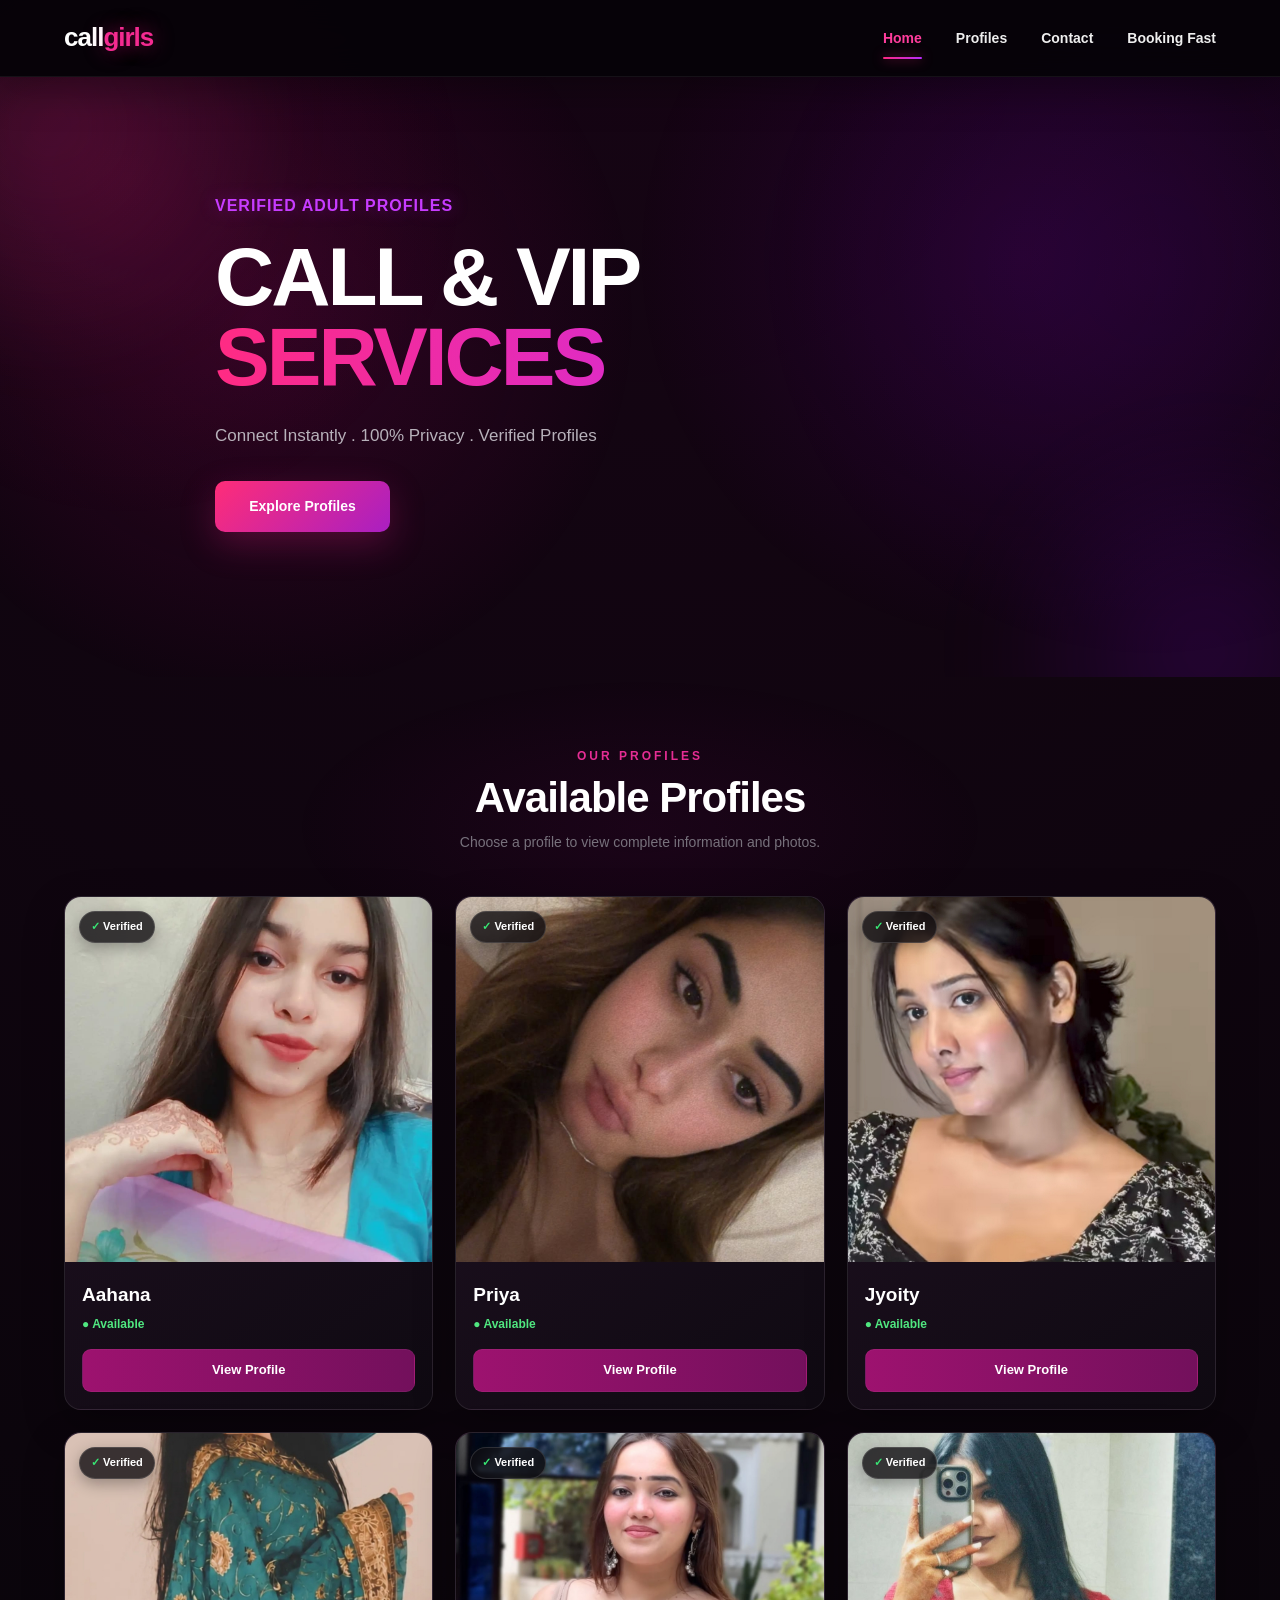
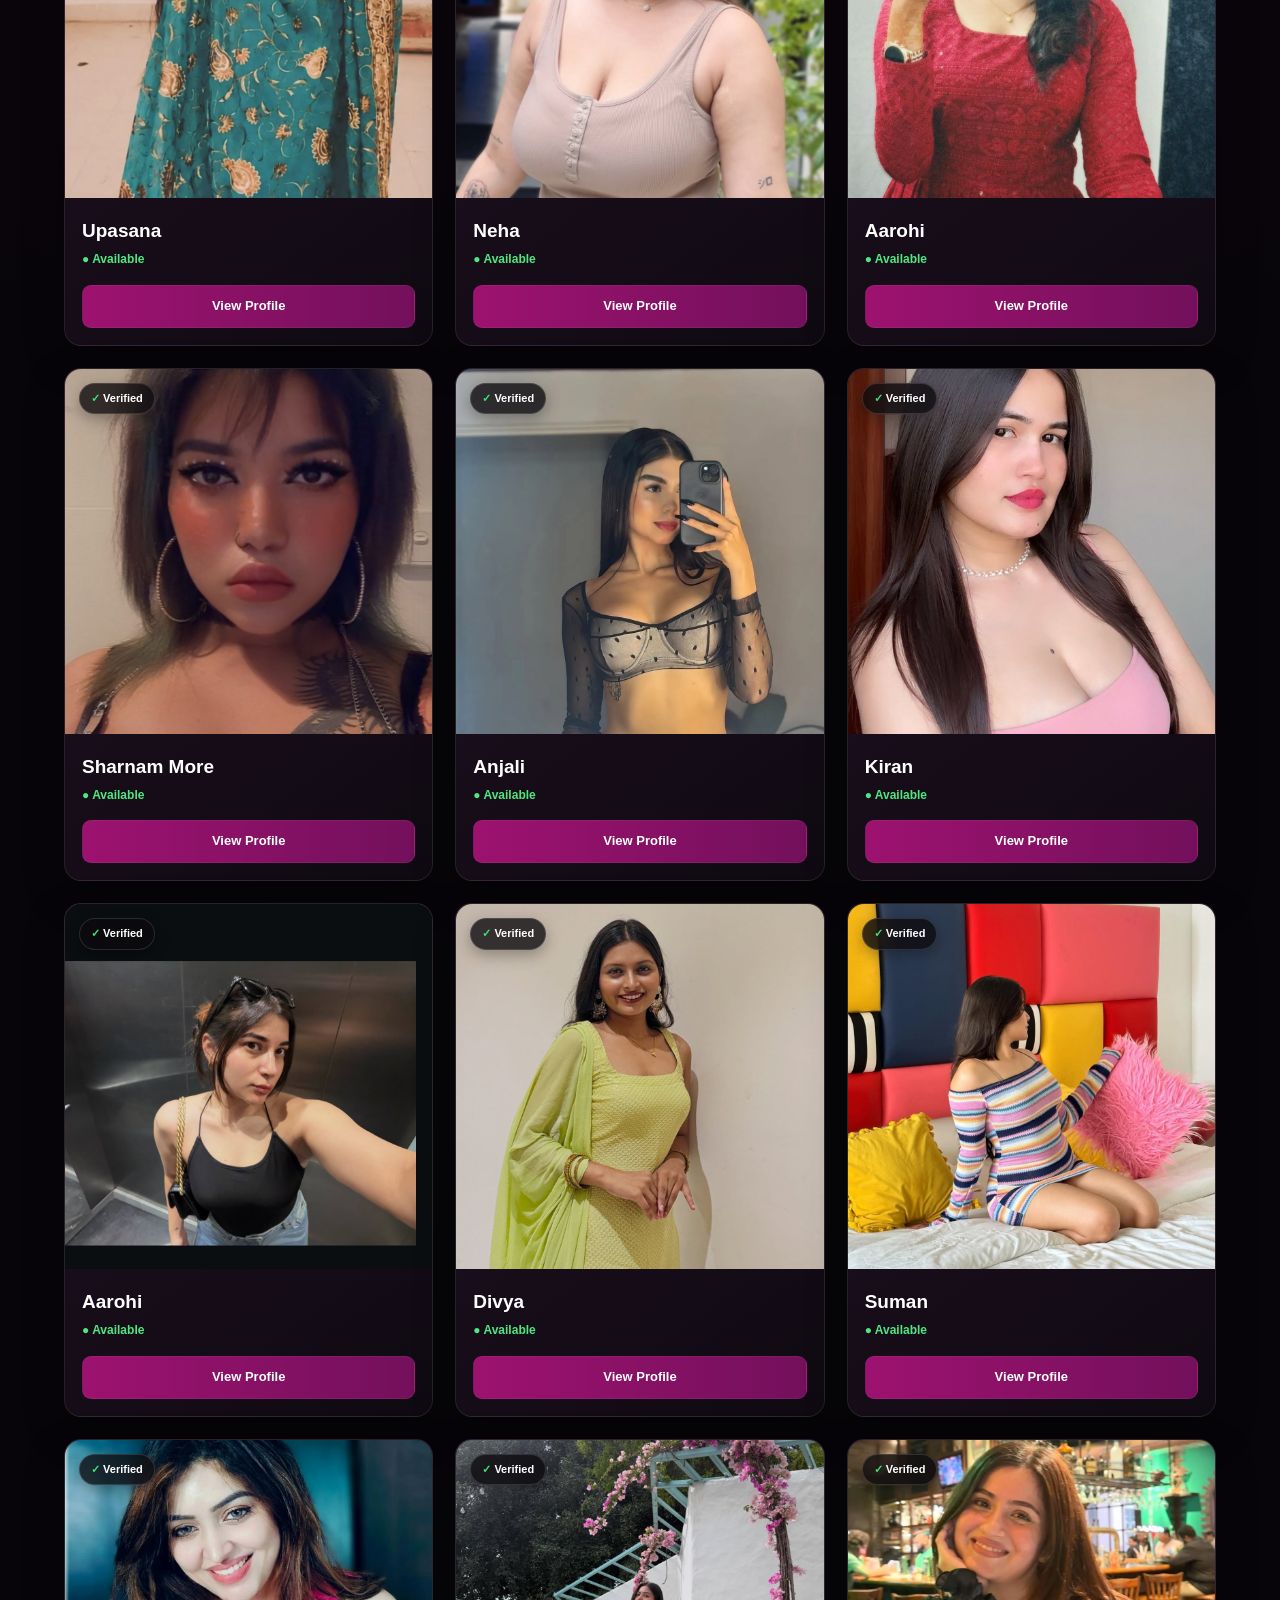
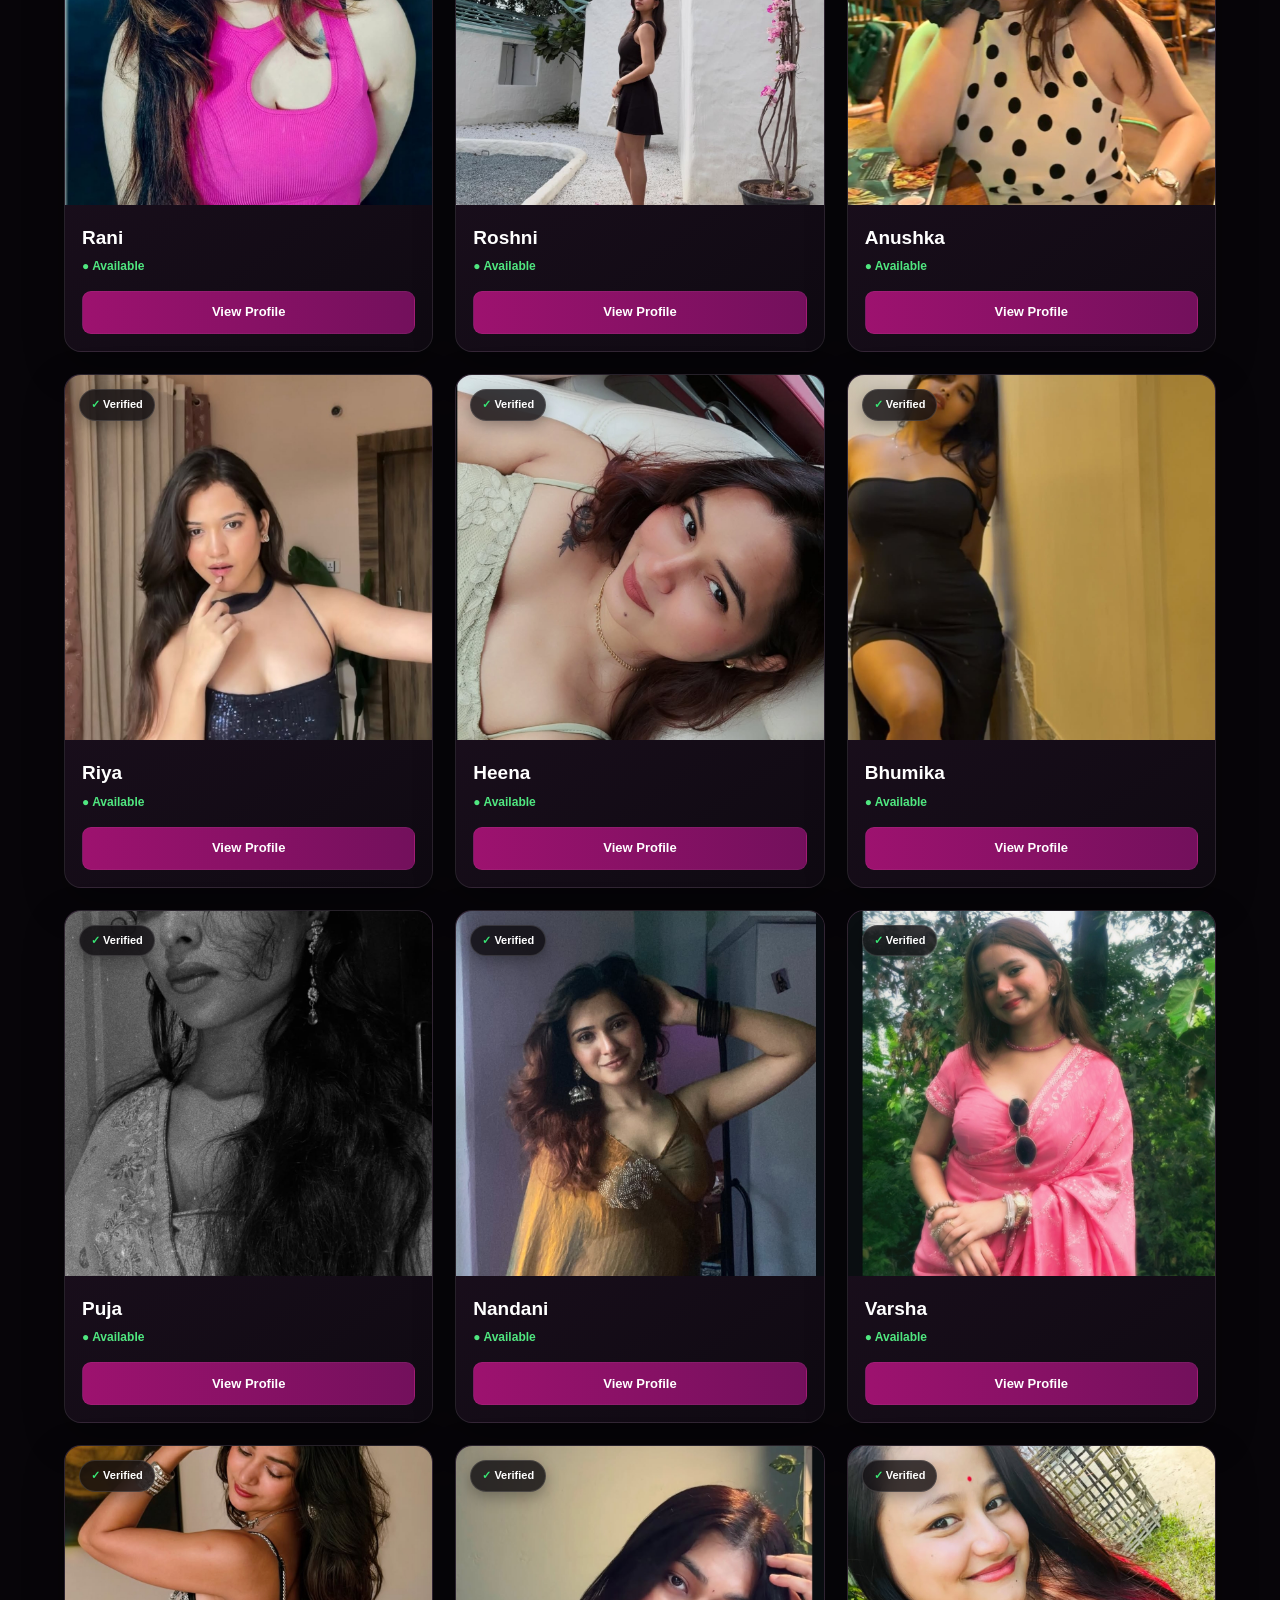
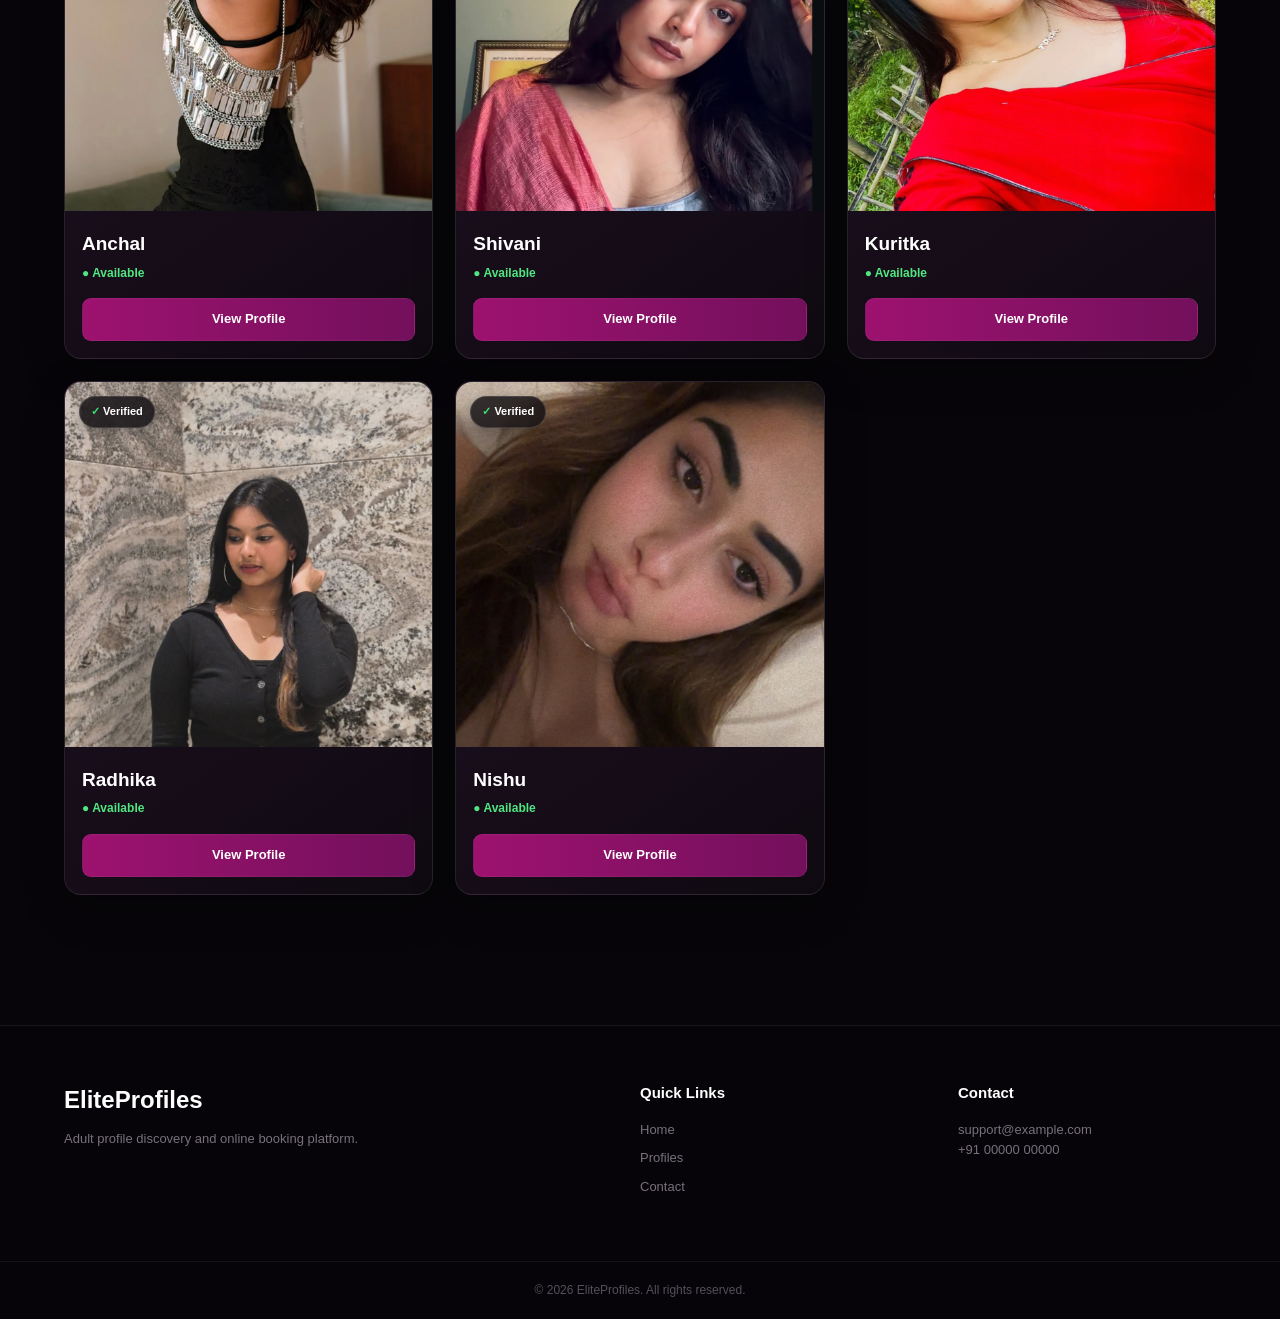
<file: index.html>
<!DOCTYPE html>
<html lang="en">

<head>
    <meta charset="UTF-8">

    <meta name="viewport" content="width=device-width, initial-scale=1.0">

    <meta name="description" content="Browse verified profiles and available booking options.">

    <title>near location call girls-booking</title>

    <!-- CSS -->
    <link rel="stylesheet" href="css/style.css">
    <link rel="stylesheet" href="css/style.css">
</head>

<body>

    <!-- ================= HEADER ================= -->

    <header class="header">

        <div class="container nav">

            <!-- LOGO -->

            <a href="index.html" class="logo">
                call<span>girls</span>
            </a>

            <!-- NAVIGATION -->

            <nav id="mainNav">

                <a href="index.html">
                    Home
                </a>

                <a href="#profiles">
                    Profiles
                </a>

                <a href="contact.html">
                    Contact
                </a>
                <a href="https://docs.google.com/forms/d/e/1FAIpQLSfVe1q5mJTsLUEpRzniIOCiScTZqVDYCrYS-Hu_U9S0NFKj3A/viewform">
                    Booking Fast
                </a>

            </nav>

            <!-- MOBILE MENU -->

            <button class="menu-btn" onclick="toggleMenu()" aria-label="Open navigation menu">
                ☰
            </button>

        </div>

    </header>


    <!-- ================= MAIN ================= -->

    <main>

        <!-- ================= HERO ================= -->

        <section class="hero">

            <div class="container hero-content">

                <p class="hero-label">
                    VERIFIED ADULT PROFILES
                </p>

                <h1>
                CALL & VIP
                    <span>SERVICES</span>
                </h1>

                <p class="hero-description">
                    Connect Instantly  . 100% Privacy  . Verified Profiles
                </p>

                <a href="#profiles" class="hero-button">
                    Explore Profiles
                </a>

            </div>

        </section>


        <!-- ================= PROFILES ================= -->

        <section class="profiles-section" id="profiles">

            <div class="container">

                <!-- SECTION TITLE -->

                <div class="section-title">

                    <p>
                        OUR PROFILES
                    </p>

                    <h2>
                        Available Profiles
                    </h2>

                    <span>
                        Choose a profile to view complete
                        information and photos.
                    </span>

                </div>


                


                <!-- PROFILE GRID -->

                <div class="profile-grid" id="profileGrid">

                    <!-- PROFILE 1 -->

                    <article class="profile-card" data-name="Aahana">

                        <div class="profile-image">

                            <img src="images/profile1/aanayana_02.jpeg" alt="Aarohi profile" loading="lazy">

                            <span class="verified-badge">
                                ✓ Verified
                            </span>

                        </div>


                        <div class="profile-card-content">

                            <h3>
                                Aahana
                            </h3>

                        

                            <p class="profile-card-status">
                                ● Available
                            </p>

                            <a href="profile.html?id=1" class="view-profile-btn">
                                View Profile
                            </a>

                        </div>

                    </article>


                    <!-- PROFILE 2 -->
                    <article class="profile-card" data-name="Priya" >

                        <div class="profile-image">

                            <img src="images/profile26/image_ (24).jpg" alt="Priya profile" loading="lazy">

                            <span class="verified-badge">
                                ✓ Verified
                            </span>

                        </div>


                        <div class="profile-card-content">

                            <h3>
                                Priya
                            </h3>

                        

                            <p class="profile-card-status">
                                ● Available
                            </p>

                            <a href="profile.html?id=2" class="view-profile-btn">
                                View Profile
                            </a>

                        </div>

                    </article>
                

                    <!-- PROFILE 3 -->
                    
                    <article class="profile-card" data-name="Jyoity" >

                        <div class="profile-image">

                            <img src="images/profile3/image_01.jpg" alt="Jyoity profile" loading="lazy">

                            <span class="verified-badge">
                                ✓ Verified
                            </span>

                        </div>


                        <div class="profile-card-content">

                            <h3>
                                Jyoity
                            </h3>

                            

                            <p class="profile-card-status">
                                ● Available
                            </p>

                            <a href="profile.html?id=3" class="view-profile-btn">
                                View Profile 
                            </a>

                        </div>

                    </article>

                    
                    
                    <!-- PROFILE 4 -->
                    
                    <article class="profile-card" data-name="Upasana" >
                        
                        <div class="profile-image">
                            
                            <img src="images/profile4/image_02.jpg" alt="Upasana profile" loading="lazy">
                            
                            <span class="verified-badge">
                                ✓ Verified
                            </span>
                            
                        </div>
                        
                        
                        <div class="profile-card-content">
                            
                            <h3>
                                Upasana
                            </h3>

                            
                            
                            <p class="profile-card-status">
                                ● Available
                            </p>
                            
                            <a href="profile.html?id=4" class="view-profile-btn">
                                View Profile
                            </a>

                        </div>

                    </article>

                        

                    <!-- PROFILE 5 -->
                    
                    <article class="profile-card" data-name="Neha" >

                        <div class="profile-image">

                            <img src="images/profile5/image_04.jpg" alt="Neha profile" loading="lazy">

                            <span class="verified-badge">
                                ✓ Verified
                            </span>

                        </div>


                        <div class="profile-card-content">

                            <h3>
                                Neha
                            </h3>

                        

                            <p class="profile-card-status">
                                ● Available
                            </p>

                            <a href="profile.html?id=5" class="view-profile-btn">
                                View Profile
                            </a>

                        </div>

                    </article>
                    <!-- PROFILE 6 -->
                    
                     <article class="profile-card" data-name="Aarohi" >

                        <div class="profile-image">

                            <img src="images/profile6/image_04.jpg" alt="Aarohi profile" loading="lazy">

                            <span class="verified-badge">
                                ✓ Verified
                            </span>

                        </div>


                        <div class="profile-card-content">

                            <h3>
                                Aarohi
                            </h3>

                        

                            <p class="profile-card-status">
                                ● Available
                            </p>

                            <a href="profile.html?id=6" class="view-profile-btn">
                                View Profile
                            </a>

                        </div>

                    </article>
                    <!-- PROFILE 7 -->
                
                     <article class="profile-card" data-name="Sharnam More" >

                        <div class="profile-image">

                            <img src="images/profile7/image_01.jpg" alt="Sharnam More profile" loading="lazy">

                            <span class="verified-badge">
                                ✓ Verified
                            </span>

                        </div>


                        <div class="profile-card-content">

                            <h3>
                                Sharnam More
                            </h3>

                        

                            <p class="profile-card-status">
                                ● Available
                            </p>

                            <a href="profile.html?id=7" class="view-profile-btn">
                                View Profile
                            </a>

                        </div>

                    </article> 
                    <!-- PROFILE 8 -->
                    
                    <article class="profile-card" data-name="Anjali" >
                        
                        <div class="profile-image">

                            <img src="images/profile8/image_01.jpg" alt="Anjali profile" loading="lazy">

                            <span class="verified-badge">
                                ✓ Verified
                            </span>

                        </div>


                        <div class="profile-card-content">

                            <h3>
                                Anjali
                            </h3>

                            

                            <p class="profile-card-status">
                                ● Available
                            </p>

                            <a href="profile.html?id=8" class="view-profile-btn">
                                View Profile
                            </a>

                        </div>

                    </article>
                    <!-- PROFILE 9 -->
                    
                    <article class="profile-card" data-name="Kiran">

                        <div class="profile-image">

                            <img src="images/profile9/image_(80).jpg" alt="Kiran profile" loading="lazy">

                            <span class="verified-badge">
                                ✓ Verified
                            </span>

                        </div>


                        <div class="profile-card-content">

                            <h3>
                                Kiran
                            </h3>

                        

                            <p class="profile-card-status">
                                ● Available
                            </p>

                            <a href="profile.html?id=9" class="view-profile-btn">
                                View Profile
                            </a>

                        </div>

                    </article> 
                    
                    <!-- PROFILE 10 -->
                     
                     <article class="profile-card" data-name="Aarohi" >

                        <div class="profile-image">

                            <img src="images/profile10/image_01.jpg" alt="Aarohi profile" loading="lazy">

                            <span class="verified-badge">
                                ✓ Verified
                            </span>

                        </div>


                        <div class="profile-card-content">

                            <h3>
                                Aarohi
                            </h3>

                    

                            <p class="profile-card-status">
                                ● Available
                            </p>

                            <a href="profile.html?id=10" class="view-profile-btn">
                                View Profile
                            </a>

                        </div>

                    </article>
                    
                    <!-- PROFILE 11-->
                    
                     <article class="profile-card" data-name="Divya" >

                        <div class="profile-image">

                            <img src="images/profile11/image_(44).jpg" alt="Divya profile" loading="lazy">

                            <span class="verified-badge">
                                ✓ Verified
                            </span>

                        </div>


                        <div class="profile-card-content">

                            <h3>
                                Divya
                            </h3>

                        

                            <p class="profile-card-status">
                                ● Available
                            </p>

                            <a href="profile.html?id=11" class="view-profile-btn">
                                View Profile
                            </a>

                        </div>

                    </article>
                
                    <!-- PROFILE 12-->
                    
                    <article class="profile-card" data-name="Suman" >

                        <div class="profile-image">

                            <img src="images/profile12/image_(48).jpg" alt="Suman profile" loading="lazy">

                            <span class="verified-badge">
                                ✓ Verified
                            </span>

                        </div>


                        <div class="profile-card-content">

                            <h3>
                                Suman
                            </h3>

                        

                            <p class="profile-card-status">
                                ● Available
                            </p>

                            <a href="profile.html?id=12" class="view-profile-btn">
                                View Profile
                            </a>

                        </div>

                    </article>
                    <!-- PROFILE 13-->
                        
                    
                     <article class="profile-card" data-name="Rani" >

                        <div class="profile-image">

                            <img src="images/profile13/image_(52).jpg" alt="Rani profile" loading="lazy">

                            <span class="verified-badge">
                                ✓ Verified
                            </span>

                        </div>


                        <div class="profile-card-content">

                            <h3>
                                Rani
                            </h3>

                            

                            <p class="profile-card-status">
                                ● Available
                            </p>

                            <a href="profile.html?id=13" class="view-profile-btn">
                                View Profile
                            </a>

                        </div>

                    </article> 
                    <!-- PROFILE 14-->
                      
                    
                     <article class="profile-card" data-name="Roshni" >

                        <div class="profile-image">

                            <img src="images/profile14/image_(59).jpg" alt="Roshni profile" loading="lazy">

                            <span class="verified-badge">
                                ✓ Verified
                            </span>

                        </div>


                        <div class="profile-card-content">

                            <h3>
                                Roshni
                            </h3>

                            

                            <p class="profile-card-status">
                                ● Available
                            </p>

                            <a href="profile.html?id=14" class="view-profile-btn">
                                View Profile
                            </a>

                        </div>

                    </article> 
                    <!-- PROFILE 15 -->
                    
                    <article class="profile-card" data-name="Anushka" >

                        <div class="profile-image">

                            <img src="images/profile15/image_(61).jpg" alt="Anushka profile" loading="lazy">

                            <span class="verified-badge">
                                ✓ Verified
                            </span>

                        </div>


                        <div class="profile-card-content">

                            <h3>
                                Anushka
                            </h3>

                            

                            <p class="profile-card-status">
                                ● Available
                            </p>

                            <a href="profile.html?id=15" class="view-profile-btn">
                                View Profile
                            </a>

                        </div>

                    </article> 
                    <!-- PROFILE 16 -->
                
                    <article class="profile-card" data-name="Riya" >

                        <div class="profile-image">

                            <img src="images/profile16/image_(66).jpg" alt="Riya profile" loading="lazy">

                            <span class="verified-badge">
                                ✓ Verified
                            </span>

                        </div>


                        <div class="profile-card-content">

                            <h3>
                                Riya
                            </h3>

                            

                            <p class="profile-card-status">
                                ● Available
                            </p>

                            <a href="profile.html?id=16" class="view-profile-btn">
                                View Profile
                            </a>

                        </div>

                    </article>
                    <!-- PROFILE 17 -->
                
                     <article class="profile-card" data-name="Heena" >

                        <div class="profile-image">

                            <img src="images/profile17/image_(71).jpg" alt="Heena profile" loading="lazy">

                            <span class="verified-badge">
                                ✓ Verified
                            </span>

                        </div>


                        <div class="profile-card-content">

                            <h3>
                                Heena
                            </h3>

                            

                            <p class="profile-card-status">
                                ● Available
                            </p>

                            <a href="profile.html?id=17" class="view-profile-btn">
                                View Profile
                            </a>

                        </div>

                    </article>
                    <!-- PROFILE 18 -->
                    
                     <article class="profile-card" data-name="Bhumika">

                        <div class="profile-image">

                            <img src="images/profile18/image_(74).jpg" alt="Bhumika profile" loading="lazy">

                            <span class="verified-badge">
                                ✓ Verified
                            </span>

                        </div>


                        <div class="profile-card-content">

                            <h3>
                                Bhumika
                            </h3>

                            

                            <p class="profile-card-status">
                                ● Available
                            </p>

                            <a href="profile.html?id=18" class="view-profile-btn">
                                View Profile
                            </a>

                        </div>

                    </article> 
                    <!-- PROFILE 19 -->
                    
                     <article class="profile-card" data-name="Puja" >

                        <div class="profile-image">

                            <img src="images/profile19/image_ (31).jpg" alt="Puja profile" loading="lazy">

                            <span class="verified-badge">
                                ✓ Verified
                            </span>

                        </div>


                        <div class="profile-card-content">

                            <h3>
                                Puja
                            </h3>

                        

                            <p class="profile-card-status">
                                ● Available
                            </p>

                            <a href="profile.html?id=19" class="view-profile-btn">
                                View Profile
                            </a>

                        </div>

                    </article> 
                    <!-- PROFILE 20 -->
                    
                    <article class="profile-card" data-name="Nandani" >

                        <div class="profile-image">

                            <img src="images/profile20/image_ (6).jpg" alt="Nandani profile" loading="lazy">

                            <span class="verified-badge">
                                ✓ Verified
                            </span>

                        </div>


                        <div class="profile-card-content">

                            <h3>
                                Nandani
                            </h3>

                            

                            <p class="profile-card-status">
                                ● Available
                            </p>

                            <a href="profile.html?id=20" class="view-profile-btn">
                                View Profile
                            </a>

                        </div>

                    </article>
                    <!-- PROFILE 21 -->
                    
                    <article class="profile-card" data-name="Varsha" >

                        <div class="profile-image">

                            <img src="images/profile21/image_ (4).jpg" alt="Varsha profile" loading="lazy">

                            <span class="verified-badge">
                                ✓ Verified
                            </span>

                        </div>


                        <div class="profile-card-content">

                            <h3>
                                Varsha
                            </h3>

                            

                            <p class="profile-card-status">
                                ● Available
                            </p>

                            <a href="profile.html?id=21" class="view-profile-btn">
                                View Profile
                            </a>

                        </div>

                    </article> 
                    <!-- complete -->
                    <!-- PROFILE 22 -->
                    
                     <article class="profile-card" data-name="Anchal" >

                        <div class="profile-image">

                            <img src="images/profile22/image_ (28).jpg" alt="Anchal profile" loading="lazy">

                            <span class="verified-badge">
                                ✓ Verified
                            </span>

                        </div>


                        <div class="profile-card-content">

                            <h3>
                                Anchal
                            </h3>

                            

                            <p class="profile-card-status">
                                ● Available
                            </p>

                            <a href="profile.html?id=22" class="view-profile-btn">
                                View Profile
                            </a>

                        </div>

                    </article> 
                    <!-- PROFILE 23 -->
                    
                    <article class="profile-card" data-name="Shivani" >

                        <div class="profile-image">

                            <img src="images/profile23/image_ (11).jpg" alt="Shivani profile" loading="lazy">

                            <span class="verified-badge">
                                ✓ Verified
                            </span>

                        </div>


                        <div class="profile-card-content">

                            <h3>
                                Shivani
                            </h3>

                        

                            <p class="profile-card-status">
                                ● Available
                            </p>

                            <a href="profile.html?id=23" class="view-profile-btn">
                                View Profile
                            </a>

                        </div>

                    </article> 
                    <!-- PROFILE 24 -->
                
                     <article class="profile-card" data-name="Kuritka" >

                        <div class="profile-image">

                            <img src="images/profile24/image_ (15).jpg" alt="Kuritka profile" loading="lazy">

                            <span class="verified-badge">
                                ✓ Verified
                            </span>

                        </div>


                        <div class="profile-card-content">

                            <h3>
                                Kuritka
                            </h3>

                            

                            <p class="profile-card-status">
                                ● Available
                            </p>

                            <a href="profile.html?id=24" class="view-profile-btn">
                                View Profile
                            </a>

                        </div>

                    </article> 
                    <!-- PROFILE 25 -->
                    
                     <article class="profile-card" data-name="Radhika" >

                        <div class="profile-image">

                            <img src="images/profile25/image_ (18).jpg" alt="Radhika profile" loading="lazy">

                            <span class="verified-badge">
                                ✓ Verified
                            </span>

                        </div>


                        <div class="profile-card-content">

                            <h3>
                                Radhika
                            </h3>

                        

                            <p class="profile-card-status">
                                ● Available
                            </p>

                            <a href="profile.html?id=25" class="view-profile-btn">
                                View Profile
                            </a>

                        </div>

                    </article>
                    <!-- PROFILE 26 -->
                    
                     <article class="profile-card" data-name="Nishu" >

                        <div class="profile-image">

                            <img src="images/profile26/image_ (24).jpg" alt="Nishu profile" loading="lazy">

                            <span class="verified-badge">
                                ✓ Verified
                            </span>

                        </div>


                        <div class="profile-card-content">

                            <h3>
                                Nishu
                            </h3>

                            

                            <p class="profile-card-status">
                                ● Available
                            </p>

                            <a href="profile.html?id=26" class="view-profile-btn">
                                View Profile
                            </a>

                        </div>

                    </article> 
                        <!-- COMPLETE  PROFILE  -->
                </div>


                <!-- NO RESULTS -->

                <p id="noResults" class="no-results" style="display: none;">
                    No profiles found.
                </p>

            </div>

        </section>

    </main>


    <!-- ================= FOOTER ================= -->

    <footer class="footer">

        <div class="container footer-content">

            <!-- BRAND -->

            <div>

                <h3>
                    EliteProfiles
                </h3>

                <p>
                    Adult profile discovery and
                    online booking platform.
                </p>

            </div>


            <!-- LINKS -->

            <div>

                <h4>
                    Quick Links
                </h4>

                <a href="index.html">
                    Home
                </a>

                <a href="#profiles">
                    Profiles
                </a>

                <a href="contact.html">
                    Contact
                </a>

            </div>


            <!-- CONTACT -->

            <div>

                <h4>
                    Contact
                </h4>

                <p>
                    support@example.com
                </p>

                <p>
                    +91 00000 00000
                </p>

            </div>

        </div>


        <div class="copyright">

            © 2026 EliteProfiles.
            All rights reserved.

        </div>

    </footer>
    <!-- google from"https://forms.gle/HxbjZYcY5Hm4qiHx6" -->


    <!-- ================= JAVASCRIPT ================= -->

    <script src="js/app.js"></script>

</body>

</html>
</file>
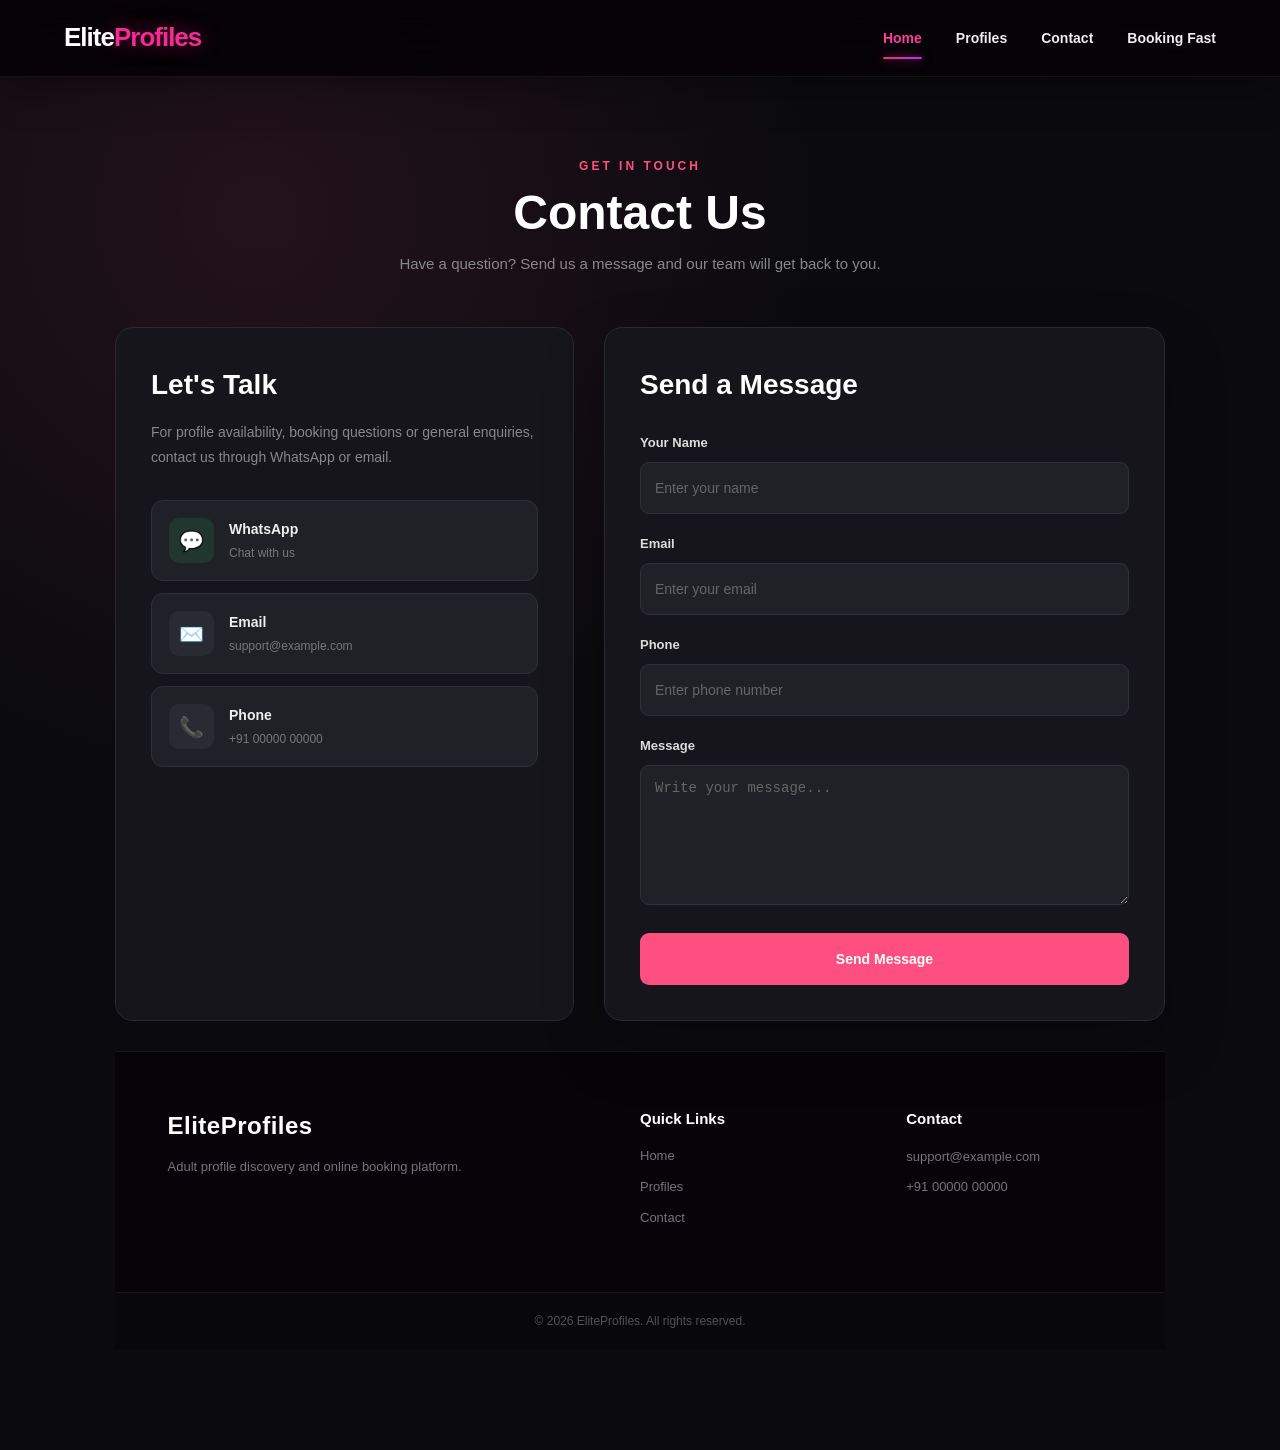
<file: contact.html>
<!doctype html>
<html lang="en">

<head>
  <meta charset="UTF-8" />

  <meta name="viewport" content="width=device-width, initial-scale=1.0" />

  <title>Contact Us | EliteProfiles</title>

  <link rel="stylesheet" href="css/contact.css" />
  <link rel="stylesheet" href="css/style.css" />
</head>

<body>
  <!-- ================= HEADER ================= -->

  <header class="header">

    <div class="container nav">

      <a href="index.html" class="logo">
        Elite<span>Profiles</span>
      </a>

      <nav>
        <a href="index.html">Home</a>
        <a href="index.html#profile">Profiles</a>
        <a href="#footer">Contact</a>
        <a href="https://docs.google.com/forms/d/e/1FAIpQLSfVe1q5mJTsLUEpRzniIOCiScTZqVDYCrYS-Hu_U9S0NFKj3A/viewform">
          Booking Fast
        </a>
      </nav>

      <!-- <button class="menu-btn" onclick="toggleMenu()">
        ☰
      </button> -->

    </div>

  </header>

  <!-- ================= CONTACT PAGE ================= -->

  <main class="contact-page">
    <div class="container contact-container">
      <!-- HEADING -->

      <div class="contact-heading">
        <p>GET IN TOUCH</p>

        <h1>Contact Us</h1>

        <span>
          Have a question? Send us a message and our team will get back to
          you.
        </span>
      </div>

      <!-- ================= CONTACT GRID ================= -->

      <div class="contact-grid">
        <!-- LEFT SIDE -->

        <div class="contact-info">
          <h2>Let's Talk</h2>

          <p>
            For profile availability, booking questions or general enquiries,
            contact us through WhatsApp or email.
          </p>

          <!-- WHATSAPP -->

          <a href="https://wa.me/910000000000" target="_blank" class="contact-item whatsapp-contact">
            <div class="contact-icon">💬</div>

            <div>
              <strong> WhatsApp </strong>

              <span> Chat with us </span>
            </div>
          </a>

          <!-- EMAIL -->

          <a href="mailto:support@example.com" class="contact-item">
            <div class="contact-icon">✉️</div>

            <div>
              <strong> Email </strong>

              <span> support@example.com </span>
            </div>
          </a>

          <!-- PHONE -->

          <a href="tel:+910000000000" class="contact-item">
            <div class="contact-icon">📞</div>

            <div>
              <strong> Phone </strong>

              <span> +91 00000 00000 </span>
            </div>
          </a>
        </div>

        <!-- RIGHT SIDE -->

        <div class="contact-form-card">
          <h2>Send a Message</h2>

          <form id="contactForm" onsubmit="submitContact(event)">
            <!-- NAME -->

            <div class="contact-form-group">
              <label for="contactName"> Your Name </label>

              <input type="text" id="contactName" placeholder="Enter your name" required />
            </div>

            <!-- EMAIL -->

            <div class="contact-form-group">
              <label for="contactEmail"> Email </label>

              <input type="email" id="contactEmail" placeholder="Enter your email" required />
            </div>

            <!-- PHONE -->

            <div class="contact-form-group">
              <label for="contactPhone"> Phone </label>

              <input type="tel" id="contactPhone" placeholder="Enter phone number" pattern="[0-9]{10}" maxlength="10"
                required />
            </div>

            <!-- MESSAGE -->

            <div class="contact-form-group">
              <label for="contactMessage"> Message </label>

              <textarea id="contactMessage" rows="6" placeholder="Write your message..." required></textarea>
            </div>

            <!-- BUTTON -->

            <button type="submit" class="contact-submit">Send Message</button>

            <!-- SUCCESS -->

            <div id="contactSuccess" class="contact-success"></div>
          </form>
        </div>
      </div>
      <!-- ================= FOOTER ================= -->

      <footer class="footer">
        <div class="container footer-content">
          <div>
            <h3>EliteProfiles</h3>

            <p>Adult profile discovery and online booking platform.</p>
          </div>

          <div>
            <h4>Quick Links</h4>

            <a href="../index.html"> Home </a>

            <a href="../index.html#profiles"> Profiles </a>

            <a href="contact.html"> Contact </a>
          </div>

          <div>
            <h4>Contact</h4>

            <p>support@example.com</p>

            <p>+91 00000 00000</p>
          </div>
        </div>

        <div class="copyright">
          © 2026 EliteProfiles. All rights reserved.
        </div>
      </footer>
    </div>
  </main>

  <!-- ================= JAVASCRIPT ================= -->

  <script src="js/app.js"></script>

  <script>
    function submitContact(event) {
      event.preventDefault();

      const name = document.getElementById("contactName").value.trim();

      const message = document.getElementById("contactMessage").value.trim();

      const success = document.getElementById("contactSuccess");

      if (!name || !message) {
        return;
      }

      success.textContent = `Thank you ${name}! Your message has been received.`;

      success.classList.add("show");

      document.getElementById("contactForm").reset();
    }
  </script>
</body>

</html>
</file>
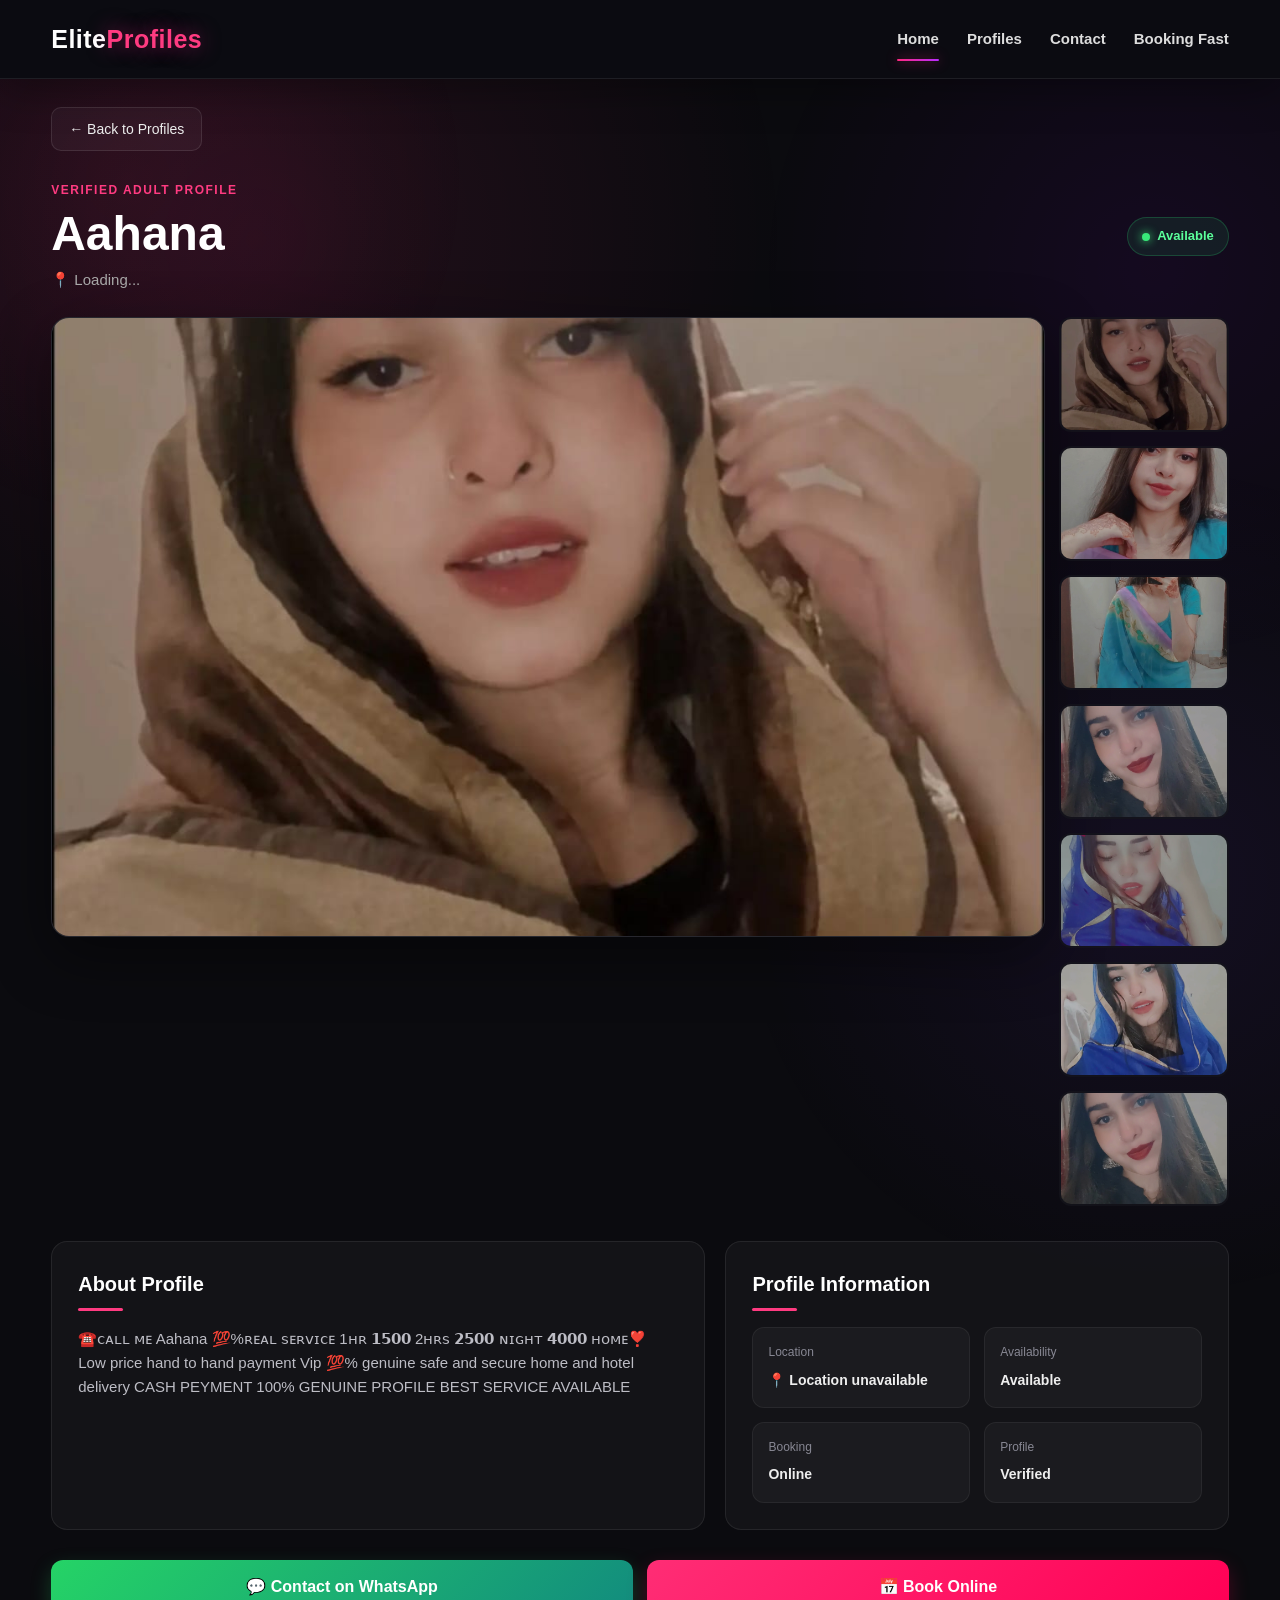
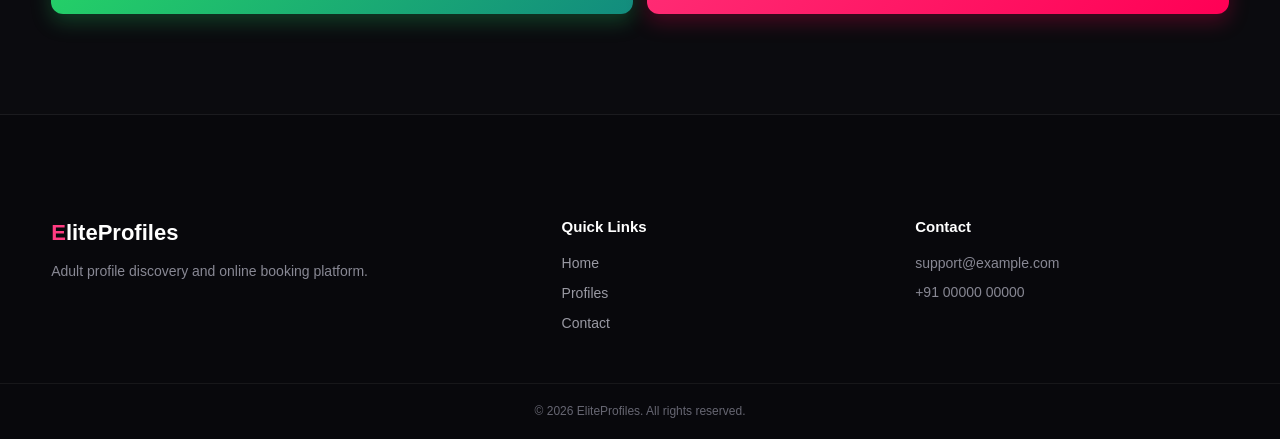
<file: profile.html>
<!DOCTYPE html>
<html lang="en">

<head>

    <meta charset="UTF-8">

    <meta name="viewport" content="width=device-width, initial-scale=1.0">

    <meta name="description" content="View profile photos, information and booking options.">

    <title>Profile | EliteProfiles</title>

    <!-- ================= CSS ================= -->

    <link rel="stylesheet" href="css/style.css">

    <link rel="stylesheet" href="css/profile.css">

</head>


<body>


    <!-- =====================================================
         HEADER
    ====================================================== -->

    <header class="header">

        <div class="container nav">


            <!-- LOGO -->

            <a href="index.html" class="logo">
                Elite<span>Profiles</span>
            </a>


            <!-- NAVIGATION -->

            <nav id="mainNav">

                <a href="index.html">
                    Home
                </a>

                <a href="index.html#profiles">
                    Profiles
                </a>

                <a href="contact.html">
                    Contact
                </a>
                <a
                    href="https://docs.google.com/forms/d/e/1FAIpQLSfVe1q5mJTsLUEpRzniIOCiScTZqVDYCrYS-Hu_U9S0NFKj3A/viewform">
                    Booking Fast
                </a>

            </nav>


            <!-- MOBILE MENU -->

            <button class="menu-btn" onclick="toggleMenu()" aria-label="Open navigation menu">
                ☰
            </button>

        </div>

    </header>



    <!-- =====================================================
         MAIN
    ====================================================== -->

    <main class="profile-page">


        <!-- ================= BACK BUTTON ================= -->

        <div class="container">

            <a href="index.html#profiles" class="back-button">
                ← Back to Profiles
            </a>

        </div>



        <!-- =================================================
             PROFILE DETAILS
        ================================================== -->

        <section class="profile-details">

            <div class="container">


                <!-- ================= PROFILE TITLE ================= -->

                <div class="profile-title">

                    <div>

                        <p class="profile-label">
                            VERIFIED ADULT PROFILE
                        </p>

                        <h1 id="profileName">
                            Loading...
                        </h1>

                        <p class="profile-location" id="profileLocation">
                            📍 Loading...
                        </p>

                    </div>


                    <!-- STATUS -->

                    <span class="status">
                        Available
                    </span>

                </div>



                <!-- =================================================
                     PHOTO GALLERY
                ================================================== -->

                <div class="gallery-container">


                    <!-- ================= MAIN PHOTO ================= -->

                    <div class="main-photo">

                        <img id="mainPhoto" src="" , alt="Profile photo" referrerpolicy="no-referrer">

                    </div>



                    <!-- ================= THUMBNAILS ================= -->

                    <div class="side-photos" id="sidePhotos">

                        <!-- JavaScript will add thumbnails here -->

                    </div>

                </div>



                <!-- =================================================
                     PROFILE CONTENT
                ================================================== -->

                <div class="profile-content">


                    <!-- ================= ABOUT ================= -->

                    <article class="about-profile">

                        <h2>
                            About Profile
                        </h2>

                        <p id="profileDescription">
                            Loading profile information...
                        </p>

                    </article>



                    <!-- ================= INFORMATION ================= -->

                    <article class="information-box">

                        <h2>
                            Profile Information
                        </h2>


                        <div class="info-grid">


                            <!-- LOCATION -->

                            <div class="info-item">

                                <span>
                                    Location
                                </span>

                                <strong id="infoLocation" class="user-location">
                                    📍 Location unavailable
                                </strong>

                            </div>



                            <!-- AVAILABILITY -->

                            <div class="info-item">

                                <span>
                                    Availability
                                </span>

                                <strong>
                                    Available
                                </strong>

                            </div>



                            <!-- BOOKING -->

                            <div class="info-item">

                                <span>
                                    Booking
                                </span>

                                <strong>
                                    Online
                                </strong>

                            </div>



                            <!-- PROFILE -->

                            <div class="info-item">

                                <span>
                                    Profile
                                </span>

                                <strong>
                                    Verified
                                </strong>

                            </div>

                        </div>

                    </article>

                </div>



                <!-- =================================================
                     ACTION BUTTONS
                ================================================== -->

                <div class="profile-actions">


                    <!-- WHATSAPP -->

                    <a id="whatsappButton" href="#" target="_blank" rel="noopener noreferrer" class="large-whatsapp">
                        💬 Contact on WhatsApp
                    </a>



                    <!-- BOOKING -->
                    <a href="https://docs.google.com/forms/d/e/1FAIpQLSfVe1q5mJTsLUEpRzniIOCiScTZqVDYCrYS-Hu_U9S0NFKj3A/viewform"
                        class="book-btn">
                        📅 Book Online
                    </a>


                </div>


            </div>

        </section>

    </main>



    <!-- =====================================================
         FOOTER
    ====================================================== -->

    <footer class="footer">

        <div class="container footer-content">


            <!-- BRAND -->

            <div>

                <h3>
                    EliteProfiles
                </h3>

                <p>
                    Adult profile discovery and
                    online booking platform.
                </p>

            </div>



            <!-- LINKS -->

            <div>

                <h4>
                    Quick Links
                </h4>

                <a href="index.html">
                    Home
                </a>

                <a href="index.html#profiles">
                    Profiles
                </a>

                <a href="contact.html">
                    Contact
                </a>

            </div>



            <!-- CONTACT -->

            <div>

                <h4>
                    Contact
                </h4>

                <p>
                    support@example.com
                </p>

                <p>
                    +91 00000 00000
                </p>

            </div>

        </div>



        <!-- COPYRIGHT -->

        <div class="copyright">

            © 2026 EliteProfiles.
            All rights reserved.

        </div>

    </footer>



    <!-- =====================================================
         JAVASCRIPT
    ====================================================== -->

    <script src="js/app.js"></script>

    <script src="js/profile.js"></script>


</body>

</html>
</file>
<file: css/style.css>
/* =========================================================
   ELITE PROFILES
   PREMIUM DARK / NEON PINK UI
========================================================= */


/* =========================================================
   GLOBAL RESET
========================================================= */

* {
    margin: 0;
    padding: 0;
    box-sizing: border-box;
}

html {
    scroll-behavior: smooth;
}

body {
    font-family:
        Arial,
        Helvetica,
        sans-serif;

    background:
        radial-gradient(
            circle at 50% 0%,
            rgba(130, 0, 100, 0.12),
            transparent 35%
        ),
        #070509;

    color: #ffffff;

    line-height: 1.6;

    overflow-x: hidden;
}

body::before {
    content: "";

    position: fixed;

    inset: 0;

    pointer-events: none;

    background:
        radial-gradient(
            circle at 10% 20%,
            rgba(255, 30, 130, 0.08),
            transparent 25%
        ),
        radial-gradient(
            circle at 90% 30%,
            rgba(150, 0, 255, 0.07),
            transparent 30%
        );

    z-index: -1;
}

a {
    text-decoration: none;
    color: inherit;
}

img {
    display: block;
    width: 100%;
}

button,
input,
select {
    font: inherit;
}


/* =========================================================
   CONTAINER
========================================================= */

.container {
    width: min(1200px, 90%);
    margin: 0 auto;
}


/* =========================================================
   HEADER
========================================================= */

.header {
    position: sticky;

    top: 0;

    z-index: 1000;

    background:
        rgba(5, 3, 7, 0.88);

    backdrop-filter: blur(20px);

    -webkit-backdrop-filter: blur(20px);

    border-bottom:
        1px solid
        rgba(255, 255, 255, 0.06);

    box-shadow:
        0 10px 40px
        rgba(0, 0, 0, 0.35);
}

.nav {
    min-height: 74px;

    display: flex;

    align-items: center;

    justify-content: space-between;
}


/* =========================================================
   LOGO
========================================================= */

.logo {
    font-size: 26px;

    font-weight: 800;

    letter-spacing: -1px;

    white-space: nowrap;
}

.logo span {
    color: #f42b91;

    text-shadow:
        0 0 20px
        rgba(244, 43, 145, 0.5);
}


/* =========================================================
   NAVIGATION
========================================================= */

.nav nav {
    display: flex;

    align-items: center;

    gap: 34px;
}

.nav nav a {
    position: relative;

    color: #eeeeee;

    font-size: 14px;

    font-weight: 600;

    padding: 27px 0;

    transition: 0.3s ease;
}

.nav nav a:hover {
    color: #ff3d9d;
}

.nav nav a:first-child {
    color: #ff3d9d;
}

.nav nav a:first-child::after {
    content: "";

    position: absolute;

    left: 0;
    right: 0;

    bottom: 17px;

    height: 2px;

    background:
        linear-gradient(
            90deg,
            #ff287f,
            #b72cff
        );

    border-radius: 10px;

    box-shadow:
        0 0 12px
        rgba(255, 40, 127, 0.7);
}


/* =========================================================
   MOBILE MENU
========================================================= */

.menu-btn {
    display: none;

    border: 0;

    background: transparent;

    color: #ffffff;

    font-size: 27px;

    cursor: pointer;
}


/* =========================================================
   HERO
========================================================= */

.hero {
    position: relative;

    min-height: 600px;

    display: flex;

    align-items: center;

    overflow: hidden;

    background:
        radial-gradient(
            circle at 20% 40%,
            rgba(180, 0, 110, 0.18),
            transparent 35%
        ),
        radial-gradient(
            circle at 80% 30%,
            rgba(130, 0, 190, 0.15),
            transparent 35%
        );
}

.hero::before {
    content: "";

    position: absolute;

    width: 500px;
    height: 500px;

    top: -200px;
    left: -200px;

    border-radius: 50%;

    background:
        radial-gradient(
            circle,
            rgba(255, 45, 145, 0.18),
            transparent 70%
        );

    filter: blur(30px);
}

.hero::after {
    content: "";

    position: absolute;

    width: 450px;
    height: 450px;

    right: -150px;
    bottom: -200px;

    border-radius: 50%;

    background:
        radial-gradient(
            circle,
            rgba(150, 0, 255, 0.16),
            transparent 70%
        );

    filter: blur(40px);
}

.hero-content {
    position: relative;

    z-index: 2;

    max-width: 850px;

    padding: 90px 0 120px;
}


/* =========================================================
   HERO LABEL
========================================================= */

.hero-label {
    display: inline-block;

    margin-bottom: 18px;

    color: #c73cff;

    font-size: 16px;

    font-weight: 800;

    letter-spacing: 1px;

    text-transform: uppercase;

    text-shadow:
        0 0 18px
        rgba(199, 60, 255, 0.4);
}


/* =========================================================
   HERO TITLE
========================================================= */

.hero h1 {
    max-width: 750px;

    font-size:
        clamp(48px, 7vw, 82px);

    line-height: 0.98;

    font-weight: 900;

    letter-spacing: -3px;

    margin-bottom: 25px;
}

.hero h1 span {
    display: block;

    color: #ef419e;

    background:
        linear-gradient(
            90deg,
            #ff2b83,
            #c22cff
        );

    -webkit-background-clip: text;

    background-clip: text;

    -webkit-text-fill-color: transparent;

    text-shadow: none;
}


/* =========================================================
   HERO DESCRIPTION
========================================================= */

.hero-description {
    max-width: 650px;

    color: #b7b1ba;

    font-size: 17px;

    line-height: 1.7;

    margin-bottom: 30px;
}


/* =========================================================
   HERO BUTTON
========================================================= */

.hero-button {
    display: inline-flex;

    align-items: center;

    justify-content: center;

    min-width: 175px;

    padding: 14px 25px;

    border-radius: 10px;

    color: #ffffff;

    font-size: 14px;

    font-weight: 800;

    background:
        linear-gradient(
            135deg,
            #ff2d78,
            #a91fc2
        );

    box-shadow:
        0 12px 35px
        rgba(220, 30, 130, 0.28);

    transition:
        transform 0.3s ease,
        box-shadow 0.3s ease,
        filter 0.3s ease;
}

.hero-button:hover {
    transform: translateY(-3px);

    filter: brightness(1.1);

    box-shadow:
        0 18px 45px
        rgba(220, 30, 130, 0.42);
}

/* =========================================================
   PROFILES SECTION
========================================================= */

.profiles-section {
    position: relative;

    padding: 70px 0 100px;
}

.profiles-section::before {
    content: "";

    position: absolute;

    top: 0;
    left: 50%;

    width: 700px;
    height: 300px;

    transform: translateX(-50%);

    background:
        radial-gradient(
            ellipse,
            rgba(160, 0, 130, 0.08),
            transparent 70%
        );

    pointer-events: none;
}


/* =========================================================
   SECTION TITLE
========================================================= */

.section-title {
    position: relative;

    text-align: center;

    margin-bottom: 42px;
}

.section-title p {
    margin-bottom: 8px;

    color: #e52d94;

    font-size: 12px;

    font-weight: 800;

    letter-spacing: 3px;
}

.section-title h2 {
    margin-bottom: 8px;

    font-size: 42px;

    line-height: 1.1;

    font-weight: 850;

    letter-spacing: -1px;
}

.section-title span {
    color: #77717c;

    font-size: 14px;
}


/* =========================================================
   PROFILE GRID
========================================================= */

.profile-grid {
    display: grid;

    grid-template-columns:
        repeat(3, minmax(0, 1fr));

    gap: 22px;
}


/* =========================================================
   PROFILE CARD
========================================================= */

.profile-card {
    position: relative;

    overflow: hidden;

    background:
        linear-gradient(
            145deg,
            rgba(35, 18, 37, 0.95),
            rgba(15, 10, 18, 0.98)
        );

    border:
        1px solid
        rgba(255, 255, 255, 0.09);

    border-radius: 17px;

    box-shadow:
        0 15px 40px
        rgba(0, 0, 0, 0.3);

    transition:
        transform 0.35s ease,
        border-color 0.35s ease,
        box-shadow 0.35s ease;
}

.profile-card:hover {
    transform: translateY(-8px);

    border-color:
        rgba(241, 40, 143, 0.55);

    box-shadow:
        0 25px 65px
        rgba(0, 0, 0, 0.55),
        0 0 30px
        rgba(211, 25, 137, 0.08);
}


/* =========================================================
   PROFILE IMAGE
========================================================= */

.profile-image {
    position: relative;

    height: 365px;

    overflow: hidden;

    background:
        linear-gradient(
            135deg,
            #1d1320,
            #0d0a10
        );
}

.profile-image img {
    width: 100%;
    height: 100%;

    object-fit: cover;

    transition:
        transform 0.6s ease,
        filter 0.4s ease;
}

.profile-card:hover
.profile-image img {
    transform: scale(1.05);

    filter: brightness(1.05);
}


/* =========================================================
   NO IMAGE
========================================================= */

.no-image {
    width: 100%;
    height: 100%;

    display: flex;

    align-items: center;

    justify-content: center;

    color: #6f6872;

    font-size: 14px;

    background:
        radial-gradient(
            circle at center,
            rgba(160, 20, 120, 0.16),
            transparent 55%
        ),
        #120d15;
}


/* =========================================================
   VERIFIED BADGE
========================================================= */

.verified-badge {
    position: absolute;

    top: 14px;
    left: 14px;

    padding: 6px 11px;

    border-radius: 30px;

    color: #ffffff;

    font-size: 11px;

    font-weight: 700;

    background:
        rgba(12, 10, 13, 0.78);

    border:
        1px solid
        rgba(255, 255, 255, 0.13);

    backdrop-filter: blur(12px);

    box-shadow:
        0 5px 15px
        rgba(0, 0, 0, 0.3);
}

.verified-badge::first-letter {
    color: #38e875;
}


/* =========================================================
   PROFILE CARD CONTENT
========================================================= */

.profile-card-content {
    padding: 18px 17px 17px;
}

.profile-card-content h3 {
    margin-bottom: 4px;

    font-size: 19px;

    font-weight: 750;

    color: #ffffff;
}


.profile-card-status {
    margin-bottom: 15px;

    color: #50e780;

    font-size: 12px;

    font-weight: 600;
}


/* =========================================================
   VIEW PROFILE BUTTON
========================================================= */

.view-profile-btn {
    display: flex;

    align-items: center;

    justify-content: center;

    width: 100%;

    min-height: 43px;

    border-radius: 9px;

    background:
        linear-gradient(
            90deg,
            #9d126f,
            #73105c
        );

    color: #ffffff;

    font-size: 13px;

    font-weight: 800;

    border:
        1px solid
        rgba(255, 255, 255, 0.05);

    transition:
        background 0.3s ease,
        transform 0.3s ease,
        box-shadow 0.3s ease;
}

.view-profile-btn:hover {
    background:
        linear-gradient(
            90deg,
            #c01888,
            #8f1673
        );

    transform: translateY(-2px);

    box-shadow:
        0 8px 25px
        rgba(190, 20, 130, 0.25);
}


/* =========================================================
   NO RESULTS
========================================================= */

.no-results {
    text-align: center;

    padding: 40px 0;

    color: #77717b;

    font-size: 15px;
}


/* =========================================================
   FOOTER
========================================================= */

.footer {
    margin-top: 30px;

    background:
        #060408;

    border-top:
        1px solid
        rgba(255, 255, 255, 0.07);
}

.footer-content {
    display: grid;

    grid-template-columns:
        2fr 1fr 1fr;

    gap: 60px;

    padding: 55px 0;
}

.footer h3 {
    margin-bottom: 10px;

    font-size: 24px;

    color: #ffffff;
}

.footer h4 {
    margin-bottom: 15px;

    font-size: 15px;

    color: #ffffff;
}

.footer p {
    color: #77717c;

    font-size: 13px;
}

.footer a {
    display: block;

    width: fit-content;

    margin-bottom: 8px;

    color: #77717c;

    font-size: 13px;

    transition: 0.3s;
}

.footer a:hover {
    color: #f13797;

    transform: translateX(3px);
}

.copyright {
    padding: 19px;

    text-align: center;

    color: #55505a;

    font-size: 12px;

    border-top:
        1px solid
        rgba(255, 255, 255, 0.06);
}


/* =========================================================
   TABLET
========================================================= */

@media (max-width: 950px) {

    .nav nav {
        gap: 20px;
    }

    .profile-grid {
        grid-template-columns:
            repeat(2, minmax(0, 1fr));
    }

    .profile-image {
        height: 360px;
    }

}


/* =========================================================
   MOBILE
========================================================= */




/* =========================================================
   SMALL MOBILE
========================================================= */

/* @media (max-width: 420px) {



    .logo {
        font-size: 22px;
    }

    .hero h1 {
        font-size: 42px;
    }

    .hero-label {
        font-size: 12px;

        letter-spacing: 2px;
    }

    .profile-image {
        height: 390px;
    }

    .profile-card-content {
        padding: 16px;
    }

} */
 /* =========================
   MODERN BUTTON
========================= */

.btn {
    display: inline-flex;
    align-items: center;
    justify-content: center;

    padding: 12px 24px;
    min-width: 140px;

    border: none;
    border-radius: 10px;

    background: linear-gradient(135deg, #ff2d75, #ff0055);
    color: #ffffff;

    font-size: 16px;
    font-weight: 600;
    text-decoration: none;

    cursor: pointer;

    box-shadow: 0 6px 20px rgba(255, 0, 85, 0.3);

    transition:
        transform 0.25s ease,
        box-shadow 0.25s ease,
        background 0.25s ease;
}

/* Hover */
.btn:hover {
    transform: translateY(-3px);

    background: linear-gradient(135deg, #ff0055, #d90048);

    box-shadow: 0 10px 28px rgba(255, 0, 85, 0.45);
}

/* Click */
.btn:active {
    transform: translateY(0) scale(0.97);
}

/* Focus */
.btn:focus-visible {
    outline: 2px solid #ffffff;
    outline-offset: 3px;
}

/* Disabled */
.btn:disabled {
    opacity: 0.5;
    cursor: not-allowed;
}
</file>
<file: css/contact.css>
/* =====================================================
   CONTACT PAGE
===================================================== */

.contact-page {
    min-height: 100vh;

    padding: 80px 0 100px;

    background:
        radial-gradient(
            circle at 20% 10%,
            rgba(255, 79, 129, 0.10),
            transparent 35%
        ),
        #0b0b0f;
}


/* =====================================================
   CONTAINER
===================================================== */

.contact-container {
    max-width: 1050px;
}


/* =====================================================
   HEADING
===================================================== */

.contact-heading {
    text-align: center;

    margin-bottom: 50px;
}

.contact-heading p {
    color: #ff4f81;

    font-size: 12px;

    font-weight: 700;

    letter-spacing: 3px;

    margin-bottom: 10px;
}

.contact-heading h1 {
    font-size: 48px;

    line-height: 1.1;

    margin-bottom: 12px;
}

.contact-heading span {
    color: #888;

    font-size: 15px;
}


/* =====================================================
   CONTACT GRID
===================================================== */

.contact-grid {
    display: grid;

    grid-template-columns: 0.9fr 1.1fr;

    gap: 30px;

    align-items: stretch;
}


/* =====================================================
   CONTACT INFORMATION
===================================================== */

.contact-info {
    padding: 35px;

    background: #15151b;

    border: 1px solid #292932;

    border-radius: 18px;
}

.contact-info h2 {
    font-size: 28px;

    margin-bottom: 12px;
}

.contact-info > p {
    color: #888;

    font-size: 14px;

    line-height: 1.8;

    margin-bottom: 30px;
}


/* =====================================================
   CONTACT ITEM
===================================================== */

.contact-item {
    display: flex;

    align-items: center;

    gap: 15px;

    padding: 17px;

    margin-bottom: 12px;

    background: #202027;

    border: 1px solid #303039;

    border-radius: 12px;

    transition:
        transform 0.3s,
        border-color 0.3s;
}

.contact-item:hover {
    transform: translateX(5px);

    border-color: #ff4f81;
}

.contact-icon {
    width: 45px;
    height: 45px;

    display: flex;

    justify-content: center;
    align-items: center;

    flex-shrink: 0;

    border-radius: 10px;

    background: #2a2a33;

    font-size: 20px;
}

.contact-item strong {
    display: block;

    color: #eee;

    font-size: 14px;

    margin-bottom: 3px;
}

.contact-item span {
    display: block;

    color: #777;

    font-size: 12px;
}


/* WHATSAPP */

.whatsapp-contact .contact-icon {
    background: rgba(37, 211, 102, 0.12);
}


/* =====================================================
   CONTACT FORM CARD
===================================================== */

.contact-form-card {
    padding: 35px;

    background: #15151b;

    border: 1px solid #292932;

    border-radius: 18px;

    box-shadow:
        0 25px 60px
        rgba(0, 0, 0, 0.25);
}

.contact-form-card h2 {
    font-size: 28px;

    margin-bottom: 25px;
}


/* =====================================================
   FORM GROUP
===================================================== */

.contact-form-group {
    margin-bottom: 20px;
}

.contact-form-group label {
    display: block;

    color: #ddd;

    font-size: 13px;

    font-weight: 600;

    margin-bottom: 8px;
}

.contact-form-group input,
.contact-form-group textarea {
    width: 100%;

    padding: 14px;

    border: 1px solid #303039;

    outline: none;

    border-radius: 9px;

    background: #202027;

    color: white;

    font-size: 14px;

    transition:
        border-color 0.3s,
        box-shadow 0.3s;
}

.contact-form-group input::placeholder,
.contact-form-group textarea::placeholder {
    color: #666;
}

.contact-form-group input:focus,
.contact-form-group textarea:focus {
    border-color: #ff4f81;

    box-shadow:
        0 0 0 3px
        rgba(255, 79, 129, 0.08);
}

.contact-form-group textarea {
    resize: vertical;

    min-height: 140px;
}


/* =====================================================
   SUBMIT BUTTON
===================================================== */

.contact-submit {
    width: 100%;

    padding: 15px;

    border: none;

    border-radius: 9px;

    background: #ff4f81;

    color: white;

    font-size: 14px;

    font-weight: 700;

    cursor: pointer;

    transition:
        background 0.3s,
        transform 0.3s;
}

.contact-submit:hover {
    background: #ff3971;

    transform: translateY(-2px);
}


/* =====================================================
   SUCCESS MESSAGE
===================================================== */

.contact-success {
    display: none;

    margin-top: 18px;

    padding: 13px;

    border-radius: 9px;

    background: rgba(40, 200, 100, 0.10);

    border: 1px solid rgba(40, 200, 100, 0.25);

    color: #65e68d;

    font-size: 13px;

    text-align: center;
}

.contact-success.show {
    display: block;
}


/* =====================================================
   TABLET
===================================================== */

@media (max-width: 850px) {

    .contact-grid {
        grid-template-columns: 1fr;
    }

}


/* =====================================================
   MOBILE
===================================================== */

@media (max-width: 600px) {

    .contact-page {
        padding: 55px 0 70px;
    }

    .contact-heading h1 {
        font-size: 38px;
    }

    .contact-heading span {
        font-size: 13px;
    }

    .contact-info,
    .contact-form-card {
        padding: 23px;
    }

    .contact-info h2,
    .contact-form-card h2 {
        font-size: 24px;
    }

}
/* =====================================================
   FOOTER
===================================================== */

.footer {
    margin-top: 70px;
    background: #0b0b0f;
    color: #ffffff;
    border-top: 1px solid rgba(255, 255, 255, 0.08);
}


/* =====================================================
   FOOTER CONTENT
===================================================== */

.footer-content {
    max-width: 1200px;
    margin: 0 auto;
    padding: 55px 25px 45px;

    display: grid;
    grid-template-columns: 2fr 1fr 1fr;
    gap: 60px;
}


/* =====================================================
   FOOTER BRAND
===================================================== */

.footer-content h3 {
    margin: 0 0 15px;

    font-size: 26px;
    font-weight: 700;

    color: #ffffff;
    letter-spacing: 0.5px;
}


.footer-content p {
    margin: 8px 0;

    color: #a7a7b0;

    font-size: 14px;
    line-height: 1.7;
}


/* =====================================================
   FOOTER HEADINGS
===================================================== */

.footer-content h4 {
    margin: 0 0 18px;

    font-size: 16px;
    font-weight: 600;

    color: #ffffff;
}


/* =====================================================
   FOOTER LINKS
===================================================== */

.footer-content a {
    display: block;

    width: fit-content;

    margin: 10px 0;

    color: #a7a7b0;

    text-decoration: none;

    font-size: 14px;

    transition:
        color 0.3s ease,
        transform 0.3s ease;
}


.footer-content a:hover {
    color: #ff4f81;

    transform: translateX(5px);
}


/* =====================================================
   CONTACT
===================================================== */

.footer-content > div:last-child p {
    cursor: default;
}


/* =====================================================
   COPYRIGHT
===================================================== */

.copyright {
    padding: 20px 15px;

    text-align: center;

    border-top: 1px solid rgba(255, 255, 255, 0.08);

    color: #777780;

    font-size: 13px;

    background: #08080b;
}


/* =====================================================
   CONTAINER
===================================================== */

.container {
    width: 100%;
    box-sizing: border-box;
}


/* =====================================================
   TABLET
===================================================== */

@media (max-width: 800px) {

    .footer-content {
        grid-template-columns: 1fr 1fr;

        gap: 40px;
    }

    .footer-content > div:first-child {
        grid-column: 1 / -1;
    }

}


/* =====================================================
   MOBILE
===================================================== */

/* @media (max-width: 550px) {

    .footer {
        margin-top: 45px;
    }


    .footer-content {
        grid-template-columns: 1fr;

        padding: 40px 20px 30px;

        gap: 30px;
    }


    .footer-content > div:first-child {
        grid-column: auto;
    }


    .footer-content h3 {
        font-size: 23px;
    }


    .footer-content h4 {
        margin-bottom: 12px;
    }


    .footer-content a {
        margin: 8px 0;
    }


    .copyright {
        padding: 18px 15px;

        font-size: 12px;

        line-height: 1.6;
    }

} */

/* =====================================================
   SMALL MOBILE
===================================================== */

/* @media (max-width: 400px) {

    .contact-heading h1 {
        font-size: 32px;
    }

    .contact-item {
        padding: 13px;
    }

    .contact-icon {
        width: 40px;
        height: 40px;
    }

} */
</file>
<file: css/profile.css>
/* =====================================================
   PROFILE / BOOKING PAGE
===================================================== */

* {
    margin: 0;
    padding: 0;
    box-sizing: border-box;
}

html {
    scroll-behavior: smooth;
}

body {
    font-family: Arial, Helvetica, sans-serif;
    background: #0b0b0f;
    color: #ffffff;
    line-height: 1.6;
}

/* =====================================================
   CONTAINER
===================================================== */

.container {
    width: min(1200px, 92%);
    margin: auto;
}

/* =====================================================
   HEADER
===================================================== */

.header {
    width: 100%;
    background: rgba(12, 12, 18, 0.96);
    border-bottom: 1px solid rgba(255, 255, 255, 0.08);
    position: sticky;
    top: 0;
    z-index: 1000;
    backdrop-filter: blur(12px);
}

.nav {
    min-height: 72px;
    display: flex;
    align-items: center;
    justify-content: space-between;
    gap: 30px;
}

.logo {
    color: #ffffff;
    text-decoration: none;
    font-size: 25px;
    font-weight: 800;
    letter-spacing: 0.5px;
}

.logo span {
    color: #ff3b81;
}

#mainNav {
    display: flex;
    align-items: center;
    gap: 28px;
}

#mainNav a {
    color: #dddddd;
    text-decoration: none;
    font-size: 15px;
    font-weight: 600;
    transition: 0.3s ease;
}

#mainNav a:hover {
    color: #ff3b81;
}

.menu-btn {
    display: none;
    background: transparent;
    border: 0;
    color: #ffffff;
    font-size: 28px;
    cursor: pointer;
}

/* =====================================================
   PROFILE PAGE
===================================================== */

.profile-page {
    min-height: 100vh;
    background:
        radial-gradient(
            circle at 20% 10%,
            rgba(255, 59, 129, 0.10),
            transparent 30%
        ),
        radial-gradient(
            circle at 90% 50%,
            rgba(130, 60, 255, 0.08),
            transparent 30%
        );
}

/* =====================================================
   BACK BUTTON
===================================================== */

.back-button {
    display: inline-flex;
    align-items: center;
    margin-top: 28px;
    margin-bottom: 20px;
    padding: 10px 17px;
    border-radius: 10px;
    border: 1px solid rgba(255, 255, 255, 0.10);
    background: rgba(255, 255, 255, 0.04);
    color: #eeeeee;
    text-decoration: none;
    font-size: 14px;
    transition: 0.3s ease;
}

.back-button:hover {
    background: #ff3b81;
    border-color: #ff3b81;
    color: #ffffff;
    transform: translateX(-3px);
}

/* =====================================================
   PROFILE DETAILS
===================================================== */

.profile-details {
    padding: 10px 0 70px;
}

/* =====================================================
   PROFILE TITLE
===================================================== */

.profile-title {
    display: flex;
    align-items: center;
    justify-content: space-between;
    gap: 20px;
    margin-bottom: 25px;
}

.profile-label {
    color: #ff3b81;
    font-size: 12px;
    font-weight: 800;
    letter-spacing: 1.5px;
    margin-bottom: 7px;
}

.profile-title h1 {
    font-size: clamp(30px, 5vw, 48px);
    line-height: 1.1;
    margin-bottom: 8px;
}

.profile-location {
    color: #aaaaaa;
    font-size: 15px;
}

.status {
    display: inline-flex;
    align-items: center;
    gap: 7px;
    padding: 8px 14px;
    border-radius: 30px;
    background: rgba(40, 200, 110, 0.10);
    border: 1px solid rgba(40, 200, 110, 0.25);
    color: #5cff9b;
    font-size: 13px;
    font-weight: 700;
    white-space: nowrap;
}

.status::before {
    content: "";
    width: 8px;
    height: 8px;
    background: #38e879;
    border-radius: 50%;
    box-shadow: 0 0 10px #38e879;
}

/* =====================================================
   PHOTO GALLERY
===================================================== */

.gallery-container {
    display: grid;
    grid-template-columns: minmax(0, 1fr) 170px;
    gap: 14px;
    margin-bottom: 35px;
}

.main-photo {
    height: 620px;
    overflow: hidden;
    border-radius: 18px;
    background: #15151c;
    border: 1px solid rgba(255, 255, 255, 0.08);
    box-shadow: 0 20px 60px rgba(0, 0, 0, 0.45);
}

.main-photo img {
    width: 100%;
    height: 100%;
    display: block;
    object-fit: cover;
    transition: transform 0.5s ease;
}

.main-photo:hover img {
    transform: scale(1.02);
}

/* =====================================================
   SIDE PHOTOS
===================================================== */

.side-photos {
    display: flex;
    flex-direction: column;
    gap: 14px;
}

.side-photos img {
    width: 100%;
    height: 115px;
    object-fit: cover;
    display: block;
    border-radius: 12px;
    cursor: pointer;
    border: 2px solid transparent;
    opacity: 0.72;
    transition: 0.3s ease;
    background: #15151c;
}

.side-photos img:hover {
    opacity: 1;
    border-color: #ff3b81;
    transform: translateX(-3px);
}

/* Active thumbnail */
.side-photos img.active {
    opacity: 1;
    border-color: #ff3b81;
    box-shadow: 0 0 15px rgba(255, 59, 129, 0.25);
}

/* =====================================================
   PROFILE CONTENT
===================================================== */

.profile-content {
    display: grid;
    grid-template-columns: 1.3fr 1fr;
    gap: 20px;
    margin-bottom: 30px;
}

.about-profile,
.information-box {
    background: rgba(255, 255, 255, 0.035);
    border: 1px solid rgba(255, 255, 255, 0.08);
    border-radius: 16px;
    padding: 26px;
}

.about-profile h2,
.information-box h2 {
    font-size: 20px;
    margin-bottom: 16px;
}

.about-profile h2::after,
.information-box h2::after {
    content: "";
    display: block;
    width: 45px;
    height: 3px;
    margin-top: 8px;
    border-radius: 5px;
    background: #ff3b81;
}

.about-profile p {
    color: #bdbdc5;
    font-size: 15px;
}

/* =====================================================
   INFORMATION GRID
===================================================== */

.info-grid {
    display: grid;
    grid-template-columns: 1fr 1fr;
    gap: 14px;
}

.info-item {
    padding: 15px;
    border-radius: 12px;
    background: rgba(255, 255, 255, 0.035);
    border: 1px solid rgba(255, 255, 255, 0.06);
}

.info-item span {
    display: block;
    color: #888894;
    font-size: 12px;
    margin-bottom: 4px;
}

.info-item strong {
    color: #eeeeee;
    font-size: 14px;
}

/* =====================================================
   ACTION BUTTONS
===================================================== */

.profile-actions {
    display: grid;
    grid-template-columns: 1fr 1fr;
    gap: 15px;
    margin-top: 25px;
}

.profile-actions a {
    min-height: 58px;
    display: flex;
    align-items: center;
    justify-content: center;
    border-radius: 13px;
    text-decoration: none;
    font-size: 16px;
    font-weight: 800;
    transition: 0.3s ease;
}

/* WhatsApp */

.large-whatsapp {
    background: #20c968;
    color: #ffffff;
    box-shadow: 0 8px 25px rgba(32, 201, 104, 0.18);
}

.large-whatsapp:hover {
    background: #18b85b;
    transform: translateY(-3px);
    box-shadow: 0 12px 30px rgba(32, 201, 104, 0.28);
}

/* Booking */

.large-booking {
    background: linear-gradient(
        135deg,
        #ff3b81,
        #a83cff
    );
    color: #ffffff;
    box-shadow: 0 8px 25px rgba(255, 59, 129, 0.18);
}

.large-booking:hover {
    transform: translateY(-3px);
    box-shadow: 0 12px 35px rgba(255, 59, 129, 0.28);
}

/* =====================================================
   FOOTER
===================================================== */

.footer {
    background: #08080c;
    border-top: 1px solid rgba(255, 255, 255, 0.08);
    padding-top: 45px;
}

.footer-content {
    display: grid;
    grid-template-columns: 1.5fr 1fr 1fr;
    gap: 40px;
    padding-bottom: 40px;
}

.footer h3 {
    font-size: 22px;
    margin-bottom: 10px;
}

.footer h3::first-letter {
    color: #ff3b81;
}

.footer h4 {
    font-size: 15px;
    margin-bottom: 13px;
}

.footer p {
    color: #888894;
    font-size: 14px;
    margin-bottom: 7px;
}

.footer a {
    display: block;
    width: fit-content;
    color: #9999a3;
    text-decoration: none;
    font-size: 14px;
    margin-bottom: 8px;
    transition: 0.3s ease;
}

.footer a:hover {
    color: #ff3b81;
    transform: translateX(3px);
}

.copyright {
    padding: 18px 20px;
    text-align: center;
    color: #666672;
    font-size: 12px;
    border-top: 1px solid rgba(255, 255, 255, 0.06);
}

/* =====================================================
   TABLET
===================================================== */

@media (max-width: 900px) {

    .gallery-container {
        grid-template-columns: 1fr;
    }

    .main-photo {
        height: 560px;
    }

    .side-photos {
        display: grid;
        grid-template-columns: repeat(4, 1fr);
    }

    .side-photos img {
        height: 130px;
    }

    .profile-content {
        grid-template-columns: 1fr;
    }

    .footer-content {
        grid-template-columns: 1fr 1fr;
    }
}


/* =====================================================
   MOBILE
===================================================== */

/* @media (max-width: 650px) {

    .nav {
        min-height: 64px;
    }

    .logo {
        font-size: 21px;
    }

    #mainNav {
        display: none;
        position: absolute;
        top: 64px;
        left: 0;
        right: 0;
        padding: 18px 5%;
        background: #101016;
        border-bottom: 1px solid rgba(255, 255, 255, 0.08);
        flex-direction: column;
        align-items: flex-start;
        gap: 18px;
    }

    #mainNav.active {
        display: flex;
    }

    .menu-btn {
        display: block;
    }

    .profile-details {
        padding-bottom: 45px;
    }

    .profile-title {
        align-items: flex-start;
        flex-direction: column;
    }

    .profile-title h1 {
        font-size: 32px;
    }

    .gallery-container {
        gap: 10px;
    }

    .main-photo {
        height: 480px;
        border-radius: 14px;
    }

    .side-photos {
        grid-template-columns: repeat(4, 1fr);
        gap: 8px;
    }

    .side-photos img {
        height: 90px;
        border-radius: 9px;
    }

    .about-profile,
    .information-box {
        padding: 20px;
    }

    .info-grid {
        grid-template-columns: 1fr;
    }

    .profile-actions {
        grid-template-columns: 1fr;
    }

    .profile-actions a {
        min-height: 54px;
        font-size: 15px;
    }

    .footer-content {
        grid-template-columns: 1fr;
        gap: 28px;
    }
} */

/* =====================================================
   SMALL MOBILE
===================================================== */
/* =========================================
   PROFILE ACTION BUTTONS
========================================= */

.profile-actions {
    display: flex;
    gap: 14px;
    width: 100%;
    margin-top: 25px;
}

/* =========================================
   COMMON BUTTON STYLE
========================================= */

.profile-actions a {
    flex: 1;

    min-height: 52px;
    padding: 14px 20px;

    display: flex;
    align-items: center;
    justify-content: center;

    border-radius: 12px;

    font-size: 16px;
    font-weight: 700;

    text-decoration: none;
    text-align: center;

    cursor: pointer;

    transition:
        transform 0.25s ease,
        box-shadow 0.25s ease,
        filter 0.25s ease;
}

/* =========================================
   WHATSAPP BUTTON
========================================= */

.large-whatsapp {
    background: linear-gradient(135deg, #25D366, #128C7E);

    color: #ffffff;

    box-shadow:
        0 8px 20px rgba(37, 211, 102, 0.25);
}

.large-whatsapp:hover {
    transform: translateY(-3px);

    box-shadow:
        0 12px 28px rgba(37, 211, 102, 0.40);

    filter: brightness(1.08);
}

.large-whatsapp:active {
    transform: scale(0.97);
}


/* =========================================
   BOOKING BUTTON
========================================= */

.book-btn {
    background: linear-gradient(135deg, #ff2d75, #ff0055);

    color: #ffffff;

    box-shadow:
        0 8px 20px rgba(255, 0, 85, 0.25);
}

.book-btn:hover {
    transform: translateY(-3px);

    box-shadow:
        0 12px 28px rgba(255, 0, 85, 0.45);

    filter: brightness(1.08);
}

.book-btn:active {
    transform: scale(0.97);
}


/* =========================================
   FOCUS
========================================= */

.profile-actions a:focus-visible {
    outline: 2px solid #ffffff;
    outline-offset: 3px;
}


/* =========================================
   MOBILE RESPONSIVE
========================================= */

@media (max-width: 600px) {

    .profile-actions {
        flex-direction: column;
        gap: 12px;
    }

    .profile-actions a {
        width: 100%;
        min-height: 52px;
    }

}
/* @media (max-width: 400px) {

    .container {
        width: 94%;
    }

    .main-photo {
        height: 420px;
    }

    .side-photos img {
        height: 75px;
    }

    .profile-title h1 {
        font-size: 28px;
    }

    .back-button {
        font-size: 13px;
    }
} */
</file>
